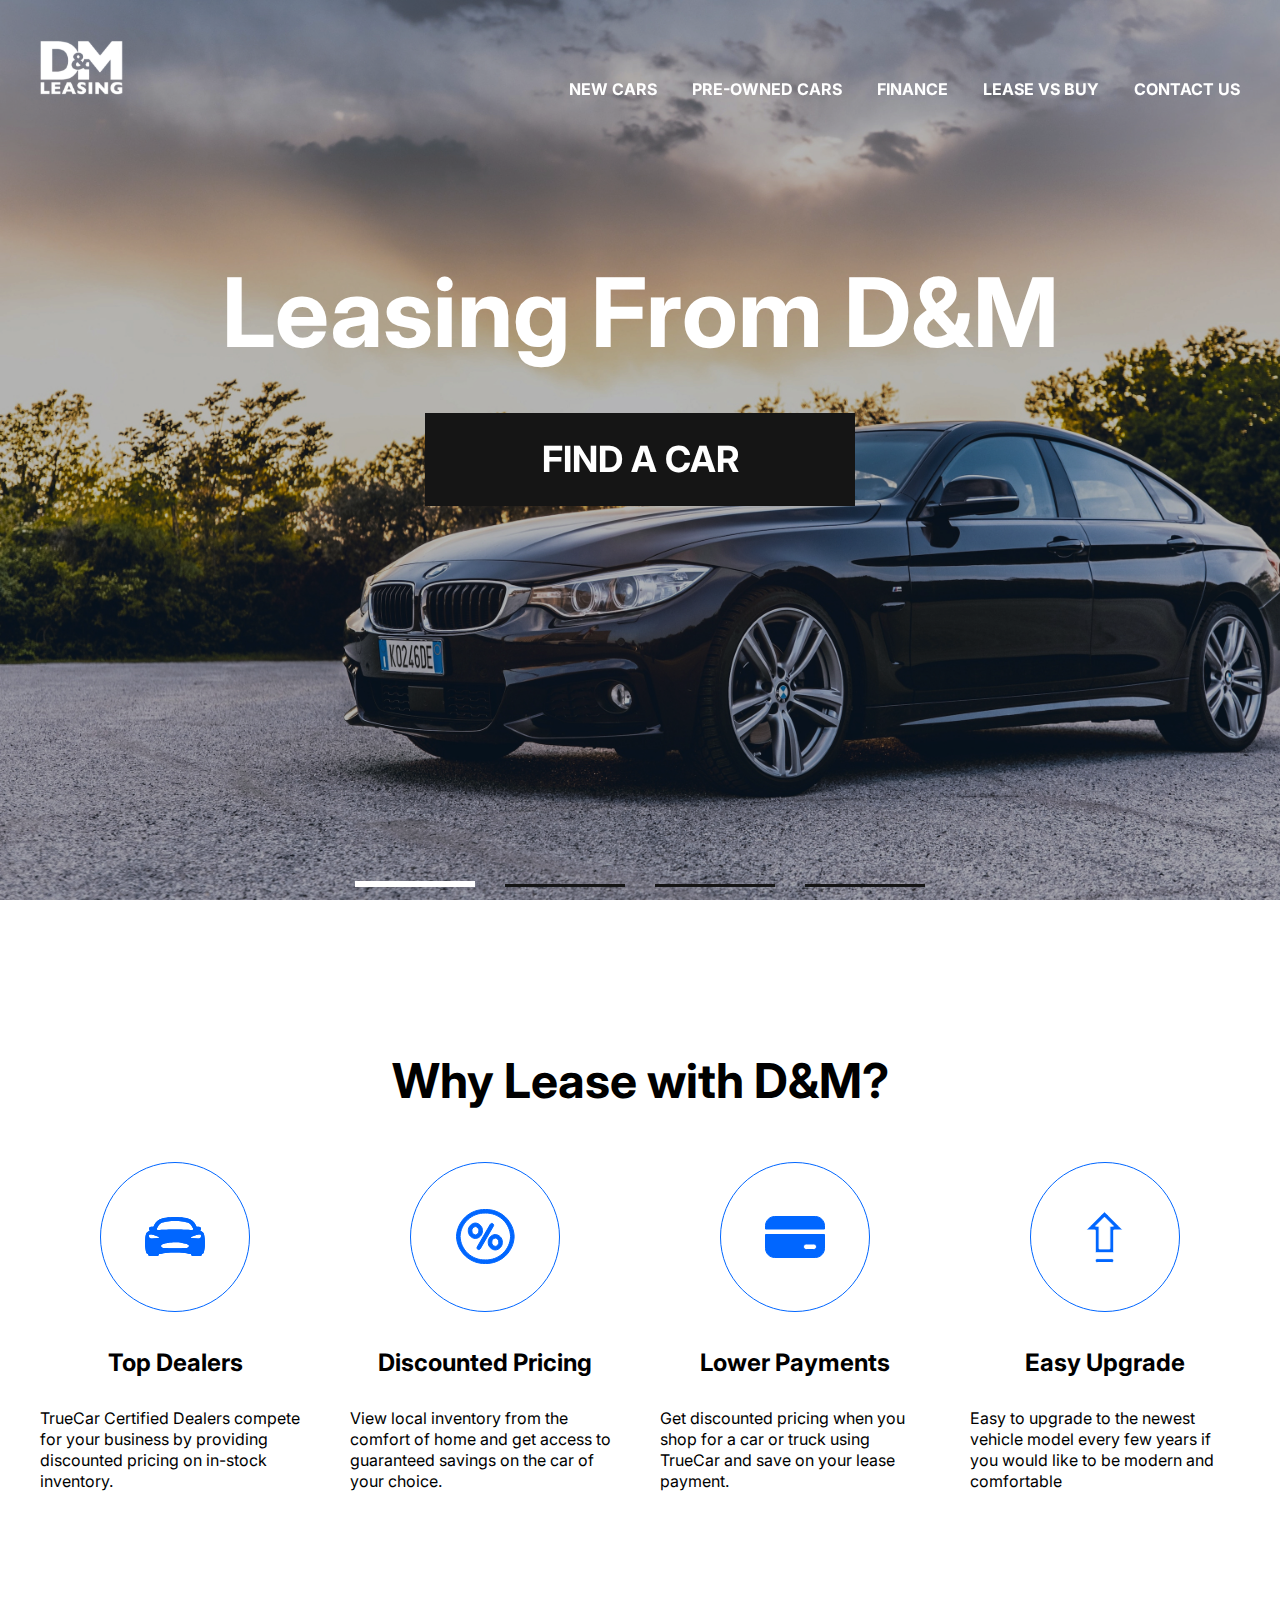
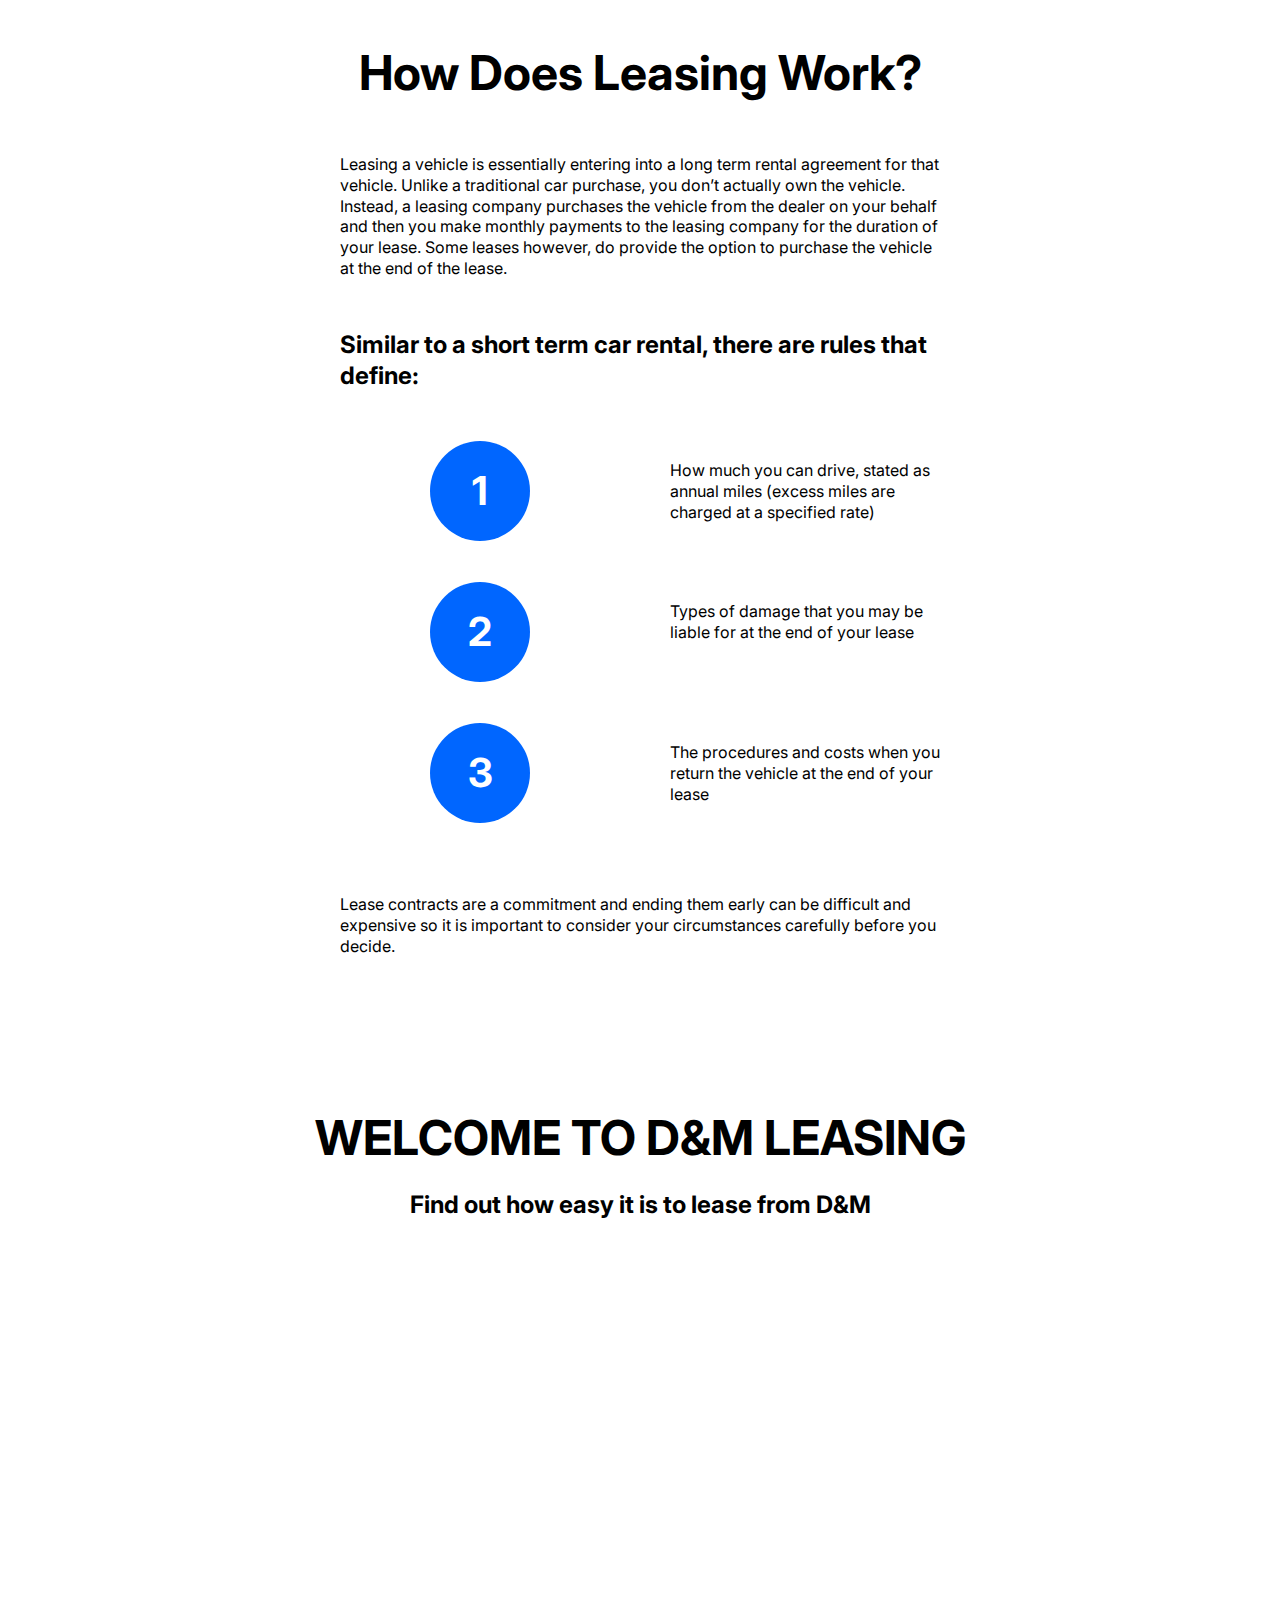
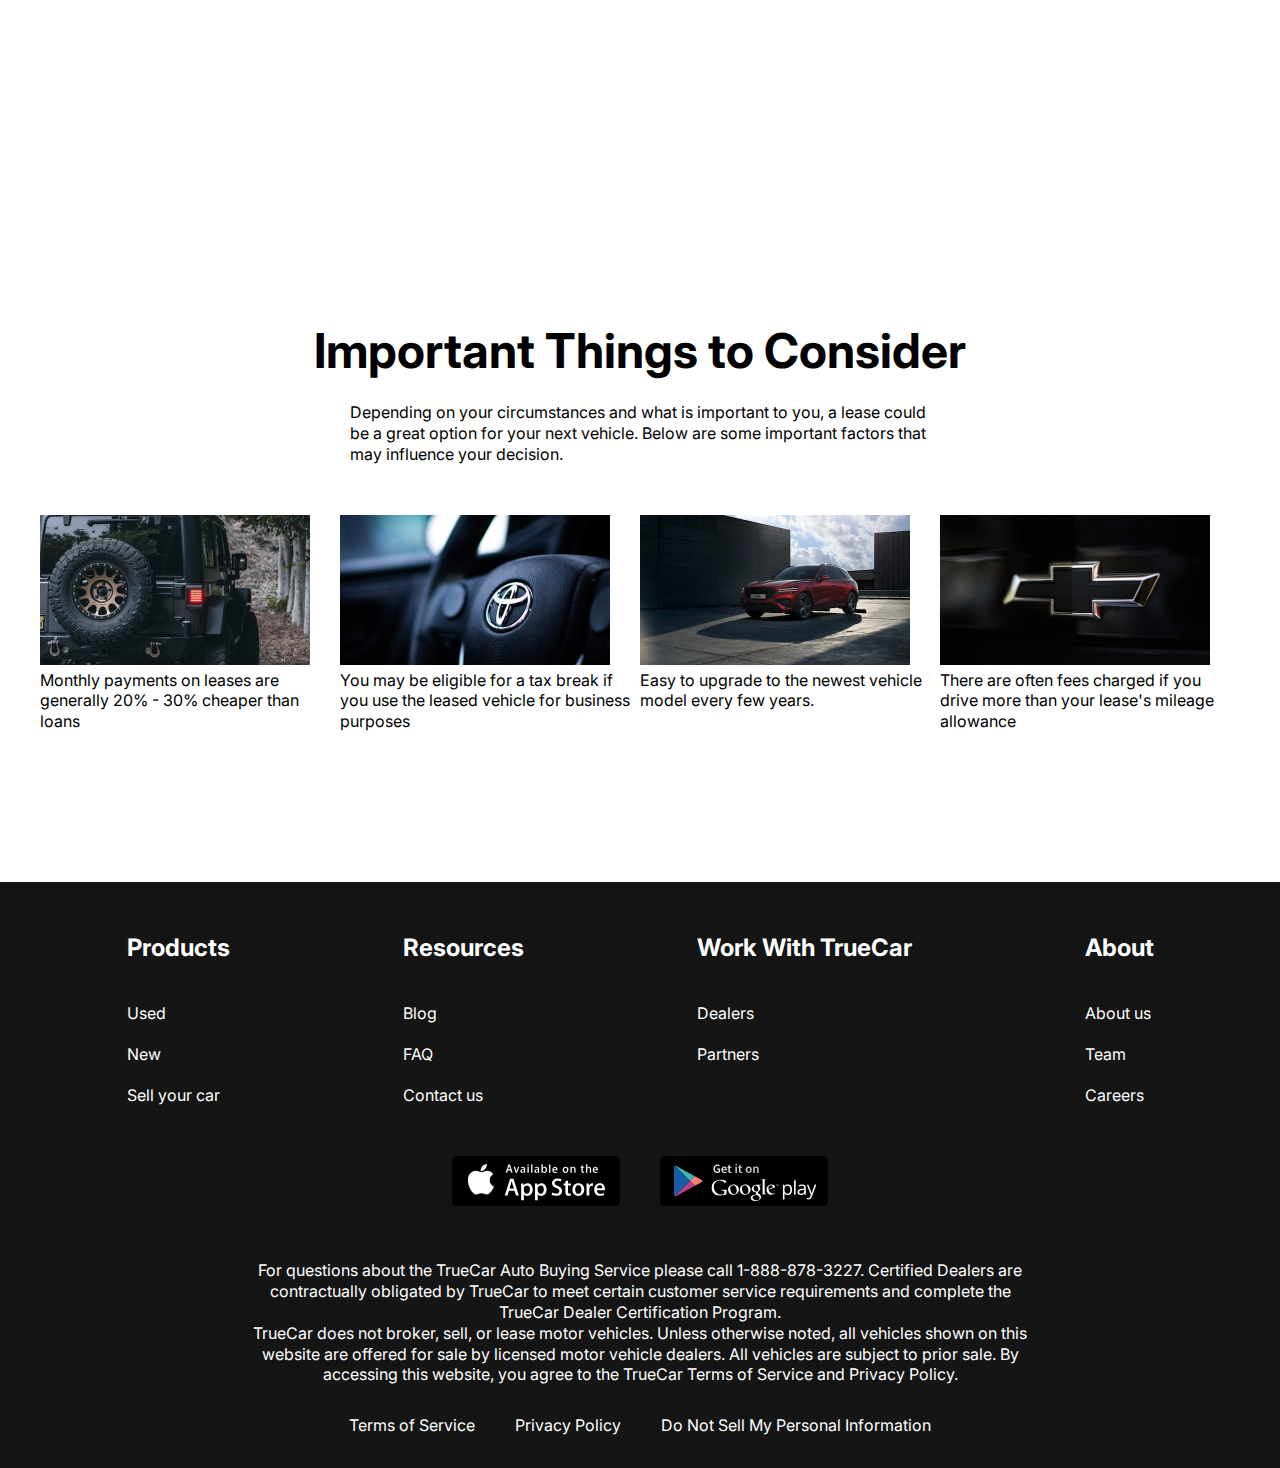
<file: index.html>
<!DOCTYPE html>
<html lang="en">
  <head>
    <meta charset="UTF-8" />
    <meta http-equiv="X-UA-Compatible" content="IE=edge" />
    <meta name="viewport" content="width=device-width, initial-scale=1.0" />
    <title>Leasing From D&M</title>
    <link rel="preconnect" href="https://fonts.googleapis.com" />
    <link rel="preconnect" href="https://fonts.gstatic.com" crossorigin />
    <link
      rel="stylesheet"
      href="https://cdn.jsdelivr.net/npm/swiper@9/swiper-bundle.min.css"
    />
    <link
      href="https://fonts.googleapis.com/css2?family=Inter:wght@400;700&family=Unbounded&display=swap"
      rel="stylesheet"
    />
    <link rel="stylesheet" href="css/style.css" />
  </head>
  <body>
    <div class="wrapper">
      <header class="header header-main">
        <div class="countainer">
          <div class="header__inner">
            <a href="index.html" class="logo">
              <img src="images/logo.svg" alt="logo" class="logoimg" />
            </a>
            <nav class="memu">
              <button class="memu__btn">
                <span></span>
                <span></span>
                <span></span>
              </button>
              <ul class="memu__list">
                <li class="memu__list-item">
                  <a href="new-cars.html" class="memu__list-link">NEW CARS</a>
                </li>
                <li class="memu__list-item">
                  <a href="#" class="memu__list-link">PRE-OWNED CARS</a>
                </li>
                <li class="memu__list-item">
                  <a href="#" class="memu__list-link">FINANCE</a>
                </li>
                <li class="memu__list-item">
                  <a href="#" class="memu__list-link">LEASE VS BUY</a>
                </li>
                <li class="memu__list-item">
                  <a href="contacts.html" class="memu__list-link">CONTACT US</a>
                </li>
              </ul>
            </nav>
          </div>
        </div>
      </header>
      <main class="main">
        <section class="top">
          <div class="countainer">
            <h1 class="title">Leasing From D&M</h1>
            <a href="new-cars.html" class="top__link">FIND A CAR</a>
          </div>
        </section>
        <div class="slider">
          <div class="swiper">
            <div class="swiper-wrapper">
              <div
                class="swiper-slide"
                style="background-image: url(images/slide.jpg)"
              ></div>
              <div
                class="swiper-slide"
                style="background-image: url(images/slide2.jpg)"
              ></div>
              <div
                class="swiper-slide"
                style="background-image: url(images/slide.jpg)"
              ></div>
              <div
                class="swiper-slide"
                style="background-image: url(images/slide2.jpg)"
              ></div>
            </div>
            <div class="swiper-pagination"></div>
          </div>
        </div>
        <section class="why-lease">
          <div class="countainer">
            <h2 class="section-title">Why Lease with D&M?</h2>
            <ul class="why-lease__list">
              <li class="why-lease__item">
                <img
                  class="why-lease__item-img"
                  src="images/why-lease-1.svg"
                  alt="why-lease img car"
                />
                <h3 class="why-lease__item-title">Top Dealers</h3>
                <p class="why-lease__item-text">
                  TrueCar Certified Dealers compete for your business by
                  providing discounted pricing on in-stock inventory.
                </p>
              </li>
              <li class="why-lease__item">
                <img
                  class="why-lease__item-img"
                  src="images/why-lease-2.svg"
                  alt="why-lease img"
                />
                <h3 class="why-lease__item-title">Discounted Pricing</h3>
                <p class="why-lease__item-text">
                  View local inventory from the comfort of home and get access
                  to guaranteed savings on the car of your choice.
                </p>
              </li>
              <li class="why-lease__item">
                <img
                  class="why-lease__item-img"
                  src="images/why-lease-3.svg"
                  alt="why-lease img sale"
                />
                <h3 class="why-lease__item-title">Lower Payments</h3>
                <p class="why-lease__item-text">
                  Get discounted pricing when you shop for a car or truck using
                  TrueCar and save on your lease payment.
                </p>
              </li>
              <li class="why-lease__item">
                <img
                  class="why-lease__item-img"
                  src="images/why-lease-4.svg"
                  alt="why-lease img upgrade"
                />
                <h3 class="why-lease__item-title">Easy Upgrade</h3>
                <p class="why-lease__item-text">
                  Easy to upgrade to the newest vehicle model every few years if
                  you would like to be modern and comfortable
                </p>
              </li>
            </ul>
          </div>
        </section>
        <section class="how-does">
          <div class="countainer">
            <div class="how-does__iner">
              <h2 class="section-title">How Does Leasing Work?</h2>
              <p class="how-does__text">
                Leasing a vehicle is essentially entering into a long term
                rental agreement for that vehicle. Unlike a traditional car
                purchase, you don’t actually own the vehicle. Instead, a leasing
                company purchases the vehicle from the dealer on your behalf and
                then you make monthly payments to the leasing company for the
                duration of your lease. Some leases however, do provide the
                option to purchase the vehicle at the end of the lease.
              </p>
              <h4 class="how__does-title">
                Similar to a short term car rental, there are rules that define:
              </h4>
              <ol class="how__does-list">
                <li class="how__does-item">
                  How much you can drive, stated as annual miles (excess miles
                  are charged at a specified rate)
                </li>
                <li class="how__does-item">
                  Types of damage that you may be liable for at the end of your
                  lease
                </li>
                <li class="how__does-item">
                  The procedures and costs when you return the vehicle at the
                  end of your lease
                </li>
              </ol>
              <p class="how-does__text">
                Lease contracts are a commitment and ending them early can be
                difficult and expensive so it is important to consider your
                circumstances carefully before you decide.
              </p>
            </div>
          </div>
        </section>
        <section class="video">
          <div class="countainer">
            <h2 class="section-title video__title">WELCOME TO D&M LEASING</h2>
            <p class="video__text">Find out how easy it is to lease from D&M</p>
            <iframe
              width="1000"
              height="500"
              class="video__content"
              src="https://www.youtube.com/embed/BtY9Nmm2z0U"
              title="YouTube video player"
              frameborder="0"
              allow="accelerometer; autoplay; clipboard-write; encrypted-media; gyroscope; picture-in-picture; web-share"
              allowfullscreen
            ></iframe>
          </div>
        </section>
        <section class="important">
          <div class="countainer">
            <h2 class="section-title important__title">
              Important Things to Consider
            </h2>
            <p class="important__text">
              Depending on your circumstances and what is important to you, a
              lease could be a great option for your next vehicle. Below are
              some important factors that may influence your decision.
            </p>
            <ul class="important__list">
              <li class="important__item">
                <img
                  class="important__item-img"
                  src="images/imp-1.jpg"
                  alt="image"
                />
                <p class="important__item-text">
                  Monthly payments on leases are generally 20% - 30% cheaper
                  than loans
                </p>
              </li>
              <li class="important__item">
                <img
                  class="important__item-img"
                  src="images/imp-2.jpg"
                  alt="image"
                />
                <p class="important__item-text">
                  You may be eligible for a tax break if you use the leased
                  vehicle for business purposes
                </p>
              </li>
              <li class="important__item">
                <img
                  class="important__item-img"
                  src="images/imp-3.jpg"
                  alt="image"
                />
                <p class="important__item-text">
                  Easy to upgrade to the newest vehicle model every few years.
                </p>
              </li>
              <li class="important__item">
                <img
                  class="important__item-img"
                  src="images/imp-4.jpg"
                  alt="image"
                />
                <p class="important__item-text">
                  There are often fees charged if you drive more than your
                  lease's mileage allowance
                </p>
              </li>
            </ul>
          </div>
        </section>
      </main>
      <footer class="footer">
        <div class="countainer">
          <nav class="footer__memu">
            <ul class="footer__memu-list">
              <li class="footer__memu-item">
                <p class="footer__memu-title">Products</p>
              </li>
              <li class="footer__memu-item">
                <a href="#" class="footer__memu-link">Used</a>
              </li>
              <li class="footer__memu-item">
                <a href="#" class="footer__memu-link">New</a>
              </li>
              <li class="footer__memu-item">
                <a href="#" class="footer__memu-link">Sell your car</a>
              </li>
            </ul>
            <ul class="footer__memu-list">
              <li class="footer__memu-item">
                <p class="footer__memu-title">Resources</p>
              </li>
              <li class="footer__memu-item">
                <a href="#" class="footer__memu-link">Blog</a>
              </li>
              <li class="footer__memu-item">
                <a href="#" class="footer__memu-link">FAQ</a>
              </li>
              <li class="footer__memu-item">
                <a href="contacts.html" class="footer__memu-link">Contact us</a>
              </li>
            </ul>
            <ul class="footer__memu-list">
              <li class="footer__memu-item">
                <p class="footer__memu-title">Work With TrueCar</p>
              </li>
              <li class="footer__memu-item">
                <a href="#" class="footer__memu-link">Dealers</a>
              </li>
              <li class="footer__memu-item">
                <a href="#" class="footer__memu-link">Partners</a>
              </li>
            </ul>
            <ul class="footer__memu-list">
              <li class="footer__memu-item">
                <p class="footer__memu-title">About</p>
              </li>
              <li class="footer__memu-item">
                <a href="#" class="footer__memu-link">About us</a>
              </li>
              <li class="footer__memu-item">
                <a href="#" class="footer__memu-link">Team</a>
              </li>
              <li class="footer__memu-item">
                <a href="#" class="footer__memu-link">Careers</a>
              </li>
            </ul>
          </nav>
          <ul class="app">
            <li class="app__item">
              <a href="#" class="app__item-link">
                <img
                  src="images/appstore.svg"
                  alt="appstore"
                  class="app__item-img"
                />
              </a>
            </li>
            <li class="app__item">
              <a href="#" class="app__item-link">
                <img
                  src="images/googleplay.svg"
                  alt="googleplay"
                  class="app__item-img"
                />
              </a>
            </li>
          </ul>
          <div class="footer__copy">
            <p class="footer__copy-text">
              For questions about the TrueCar Auto Buying Service please call
              1-888-878-3227. Certified Dealers are contractually obligated by
              TrueCar to meet certain customer service requirements and complete
              the TrueCar Dealer Certification Program.
            </p>
            <p class="footer__copy-text">
              TrueCar does not broker, sell, or lease motor vehicles. Unless
              otherwise noted, all vehicles shown on this website are offered
              for sale by licensed motor vehicle dealers. All vehicles are
              subject to prior sale. By accessing this website, you agree to the
              TrueCar Terms of Service and Privacy Policy.
            </p>
          </div>
          <nav class="copy__nav">
            <ul class="copy__nav-list">
              <li class="copy__nav-item">
                <a href="#" class="copy__nav-link">Terms of Service</a>
              </li>
              <li class="copy__nav-item">
                <a href="#" class="copy__nav-link">Privacy Policy</a>
              </li>
              <li class="copy__nav-item">
                <a href="#" class="copy__nav-link"
                  >Do Not Sell My Personal Information</a
                >
              </li>
            </ul>
          </nav>
        </div>
      </footer>
    </div>
    <script src="./js/nav-btn.js"></script>
    <script src="https://cdn.jsdelivr.net/npm/swiper@9/swiper-bundle.min.js"></script>
    <script src="./js/swiper.js"></script>
  </body>
</html>
</file>
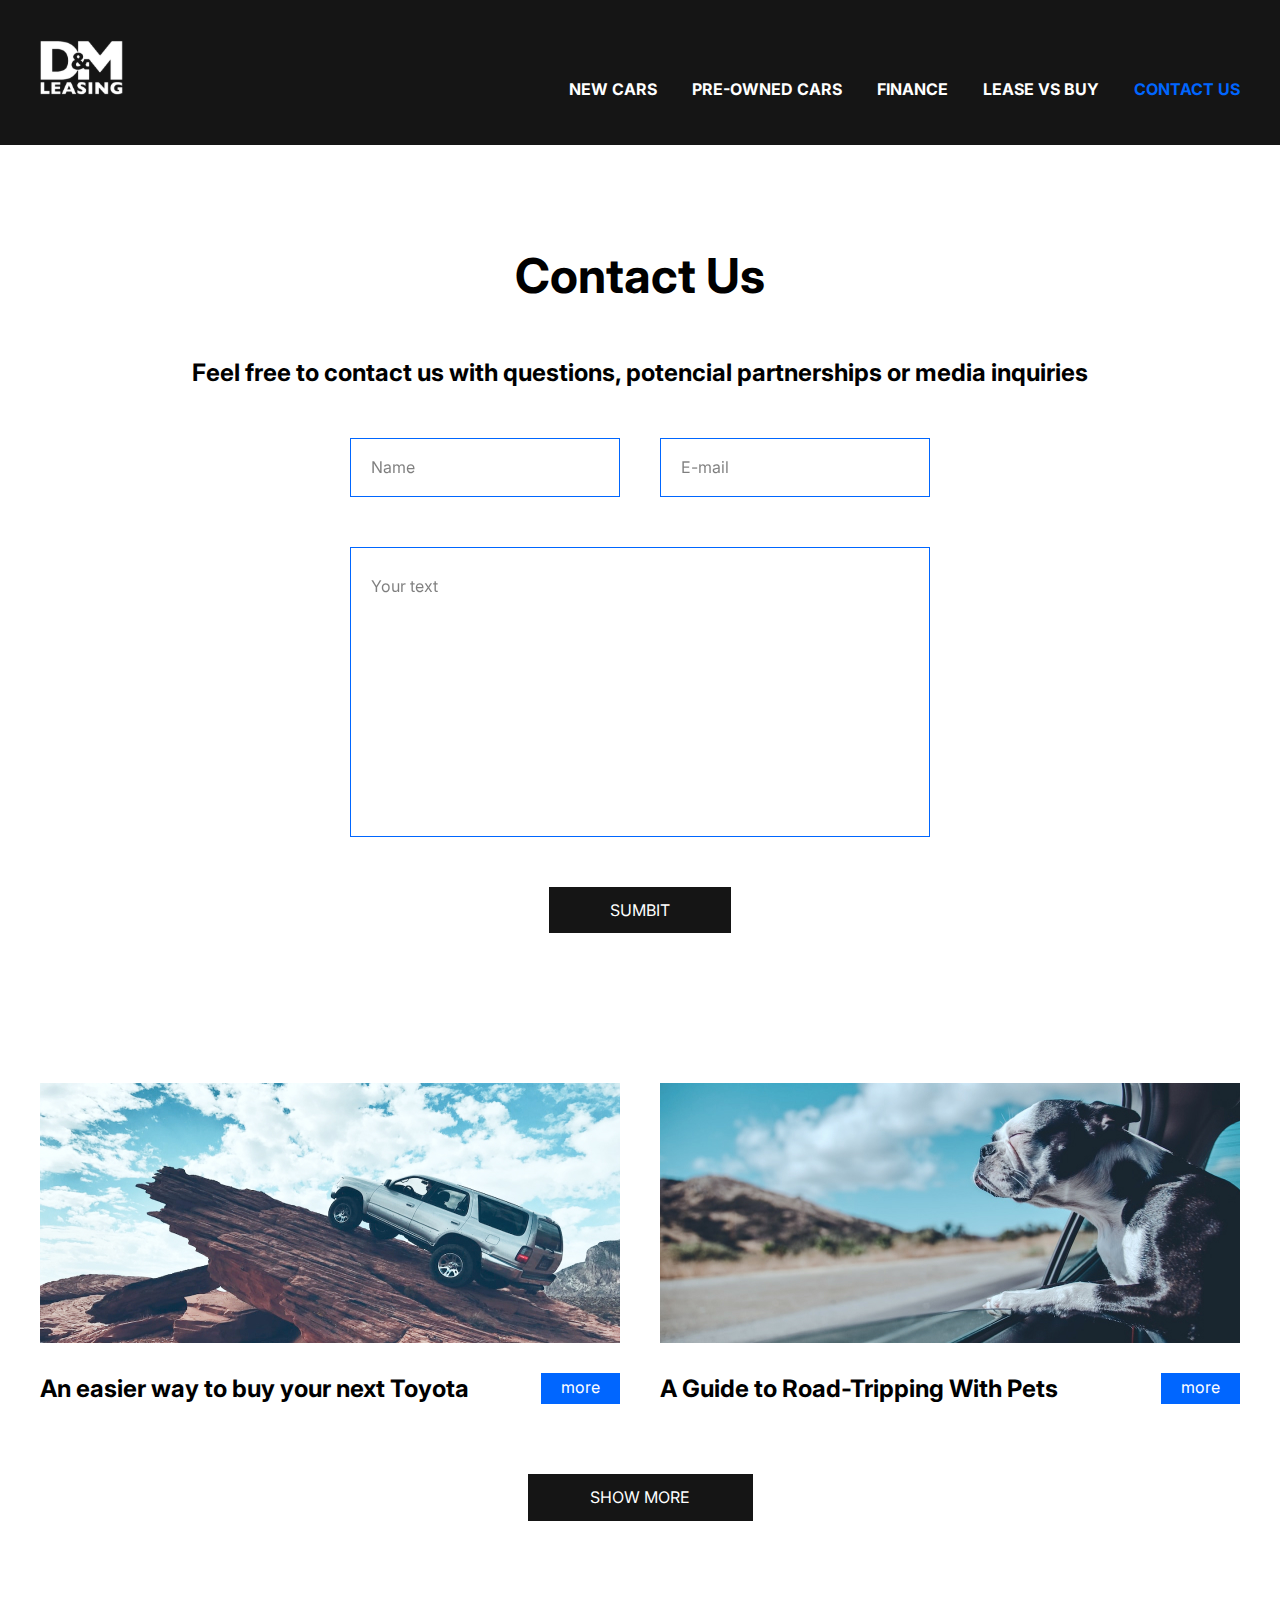
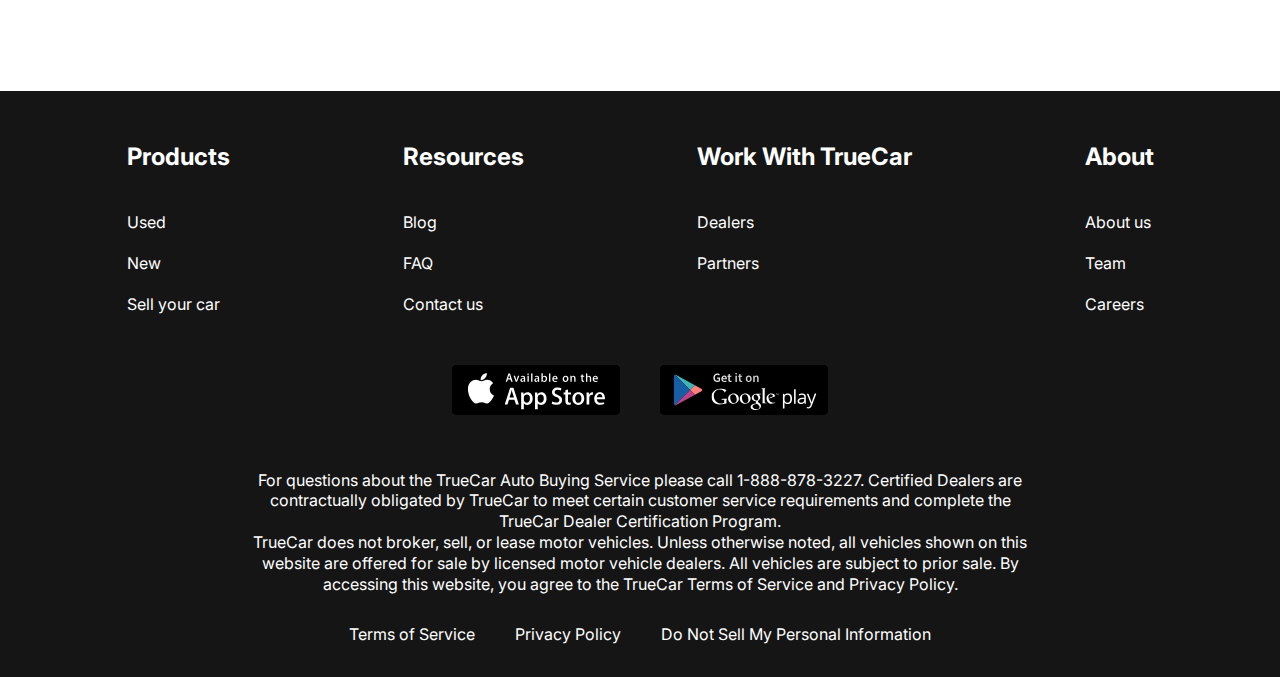
<file: contacts.html>
<!DOCTYPE html>
<html lang="en">
  <head>
    <meta charset="UTF-8" />
    <meta http-equiv="X-UA-Compatible" content="IE=edge" />
    <meta name="viewport" content="width=device-width, initial-scale=1.0" />
    <title>Contact us</title>
    <link rel="stylesheet" href="css/style.css" />
    <link rel="preconnect" href="https://fonts.googleapis.com" />
    <link rel="preconnect" href="https://fonts.gstatic.com" crossorigin />
    <link
      href="https://fonts.googleapis.com/css2?family=Inter:wght@400;700&family=Unbounded&display=swap"
      rel="stylesheet"
    />
  </head>
  <body>
    <div class="wrapper">
      <header class="header">
        <div class="countainer">
          <div class="header__inner">
            <a href="index.html" class="logo">
              <img src="images/logo.svg" alt="logo" class="logoimg" />
            </a>
            <nav class="memu">
              <button class="memu__btn">
                <span></span>
                <span></span>
                <span></span>
              </button>
              <ul class="memu__list">
                <li class="memu__list-item">
                  <a href="new-cars.html" class="memu__list-link">NEW CARS</a>
                </li>
                <li class="memu__list-item">
                  <a href="#" class="memu__list-link">PRE-OWNED CARS</a>
                </li>
                <li class="memu__list-item">
                  <a href="#" class="memu__list-link">FINANCE</a>
                </li>
                <li class="memu__list-item">
                  <a href="#" class="memu__list-link">LEASE VS BUY</a>
                </li>
                <li class="memu__list-item active">
                  <a href="contacts.html" class="memu__list-link active"
                    >CONTACT US</a
                  >
                </li>
              </ul>
            </nav>
          </div>
        </div>
      </header>
      <main class="main">
        <section class="contacts">
          <div class="countainer">
            <h2 class="section-title contacts__title">Contact Us</h2>
            <p class="contacts__text">
              Feel free to contact us with questions, potencial partnerships or
              media inquiries
            </p>
            <form action="#" class="form">
              <input type="text" class="form__input" placeholder="Name" />
              <input type="email" class="form__input" placeholder="E-mail" />
              <textarea
                class="form__textarea"
                placeholder="Your text"
              ></textarea>
              <button type="submit" class="form__btn">SUMBIT</button>
            </form>
          </div>
        </section>
        <section class="blog">
          <div class="countainer">
            <div class="blog__items">
              <div class="blog__item">
                <img
                  class="blog__item-img"
                  src="images/blog-1.jpg"
                  alt="car toyota"
                />
                <h4 class="blog__item-title">
                  An easier way to buy your next Toyota
                </h4>
                <a href="#" class="blog__item-link">more</a>
              </div>
              <div class="blog__item">
                <img
                  class="blog__item-img"
                  src="images/blog-2.jpg"
                  alt="dog in the car"
                />
                <h4 class="blog__item-title">
                  A Guide to Road-Tripping With Pets
                </h4>
                <a href="#" class="blog__item-link">more</a>
              </div>
            </div>
            <a href="#" class="showmore__link">SHOW MORE</a>
          </div>
        </section>
      </main>
      <footer class="footer">
        <div class="countainer">
          <nav class="footer__memu">
            <ul class="footer__memu-list">
              <li class="footer__memu-item">
                <p class="footer__memu-title">Products</p>
              </li>
              <li class="footer__memu-item">
                <a href="#" class="footer__memu-link">Used</a>
              </li>
              <li class="footer__memu-item">
                <a href="#" class="footer__memu-link">New</a>
              </li>
              <li class="footer__memu-item">
                <a href="#" class="footer__memu-link">Sell your car</a>
              </li>
            </ul>
            <ul class="footer__memu-list">
              <li class="footer__memu-item">
                <p class="footer__memu-title">Resources</p>
              </li>
              <li class="footer__memu-item">
                <a href="#" class="footer__memu-link">Blog</a>
              </li>
              <li class="footer__memu-item">
                <a href="#" class="footer__memu-link">FAQ</a>
              </li>
              <li class="footer__memu-item">
                <a href="contacts.html" class="footer__memu-link">Contact us</a>
              </li>
            </ul>
            <ul class="footer__memu-list">
              <li class="footer__memu-item">
                <p class="footer__memu-title">Work With TrueCar</p>
              </li>
              <li class="footer__memu-item">
                <a href="#" class="footer__memu-link">Dealers</a>
              </li>
              <li class="footer__memu-item">
                <a href="#" class="footer__memu-link">Partners</a>
              </li>
            </ul>
            <ul class="footer__memu-list">
              <li class="footer__memu-item">
                <p class="footer__memu-title">About</p>
              </li>
              <li class="footer__memu-item">
                <a href="#" class="footer__memu-link">About us</a>
              </li>
              <li class="footer__memu-item">
                <a href="#" class="footer__memu-link">Team</a>
              </li>
              <li class="footer__memu-item">
                <a href="#" class="footer__memu-link">Careers</a>
              </li>
            </ul>
          </nav>
          <ul class="app">
            <li class="app__item">
              <a href="#" class="app__item-link">
                <img
                  src="images/appstore.svg"
                  alt="appstore"
                  class="app__item-img"
                />
              </a>
            </li>
            <li class="app__item">
              <a href="#" class="app__item-link">
                <img
                  src="images/googleplay.svg"
                  alt="googleplay"
                  class="app__item-img"
                />
              </a>
            </li>
          </ul>
          <div class="footer__copy">
            <p class="footer__copy-text">
              For questions about the TrueCar Auto Buying Service please call
              1-888-878-3227. Certified Dealers are contractually obligated by
              TrueCar to meet certain customer service requirements and complete
              the TrueCar Dealer Certification Program.
            </p>
            <p class="footer__copy-text">
              TrueCar does not broker, sell, or lease motor vehicles. Unless
              otherwise noted, all vehicles shown on this website are offered
              for sale by licensed motor vehicle dealers. All vehicles are
              subject to prior sale. By accessing this website, you agree to the
              TrueCar Terms of Service and Privacy Policy.
            </p>
          </div>
          <nav class="copy__nav">
            <ul class="copy__nav-list">
              <li class="copy__nav-item">
                <a href="#" class="copy__nav-link">Terms of Service</a>
              </li>
              <li class="copy__nav-item">
                <a href="#" class="copy__nav-link">Privacy Policy</a>
              </li>
              <li class="copy__nav-item">
                <a href="#" class="copy__nav-link"
                  >Do Not Sell My Personal Information</a
                >
              </li>
            </ul>
          </nav>
        </div>
      </footer>
    </div>
    <script src="./js/nav-btn.js"></script>
  </body>
</html>
</file>
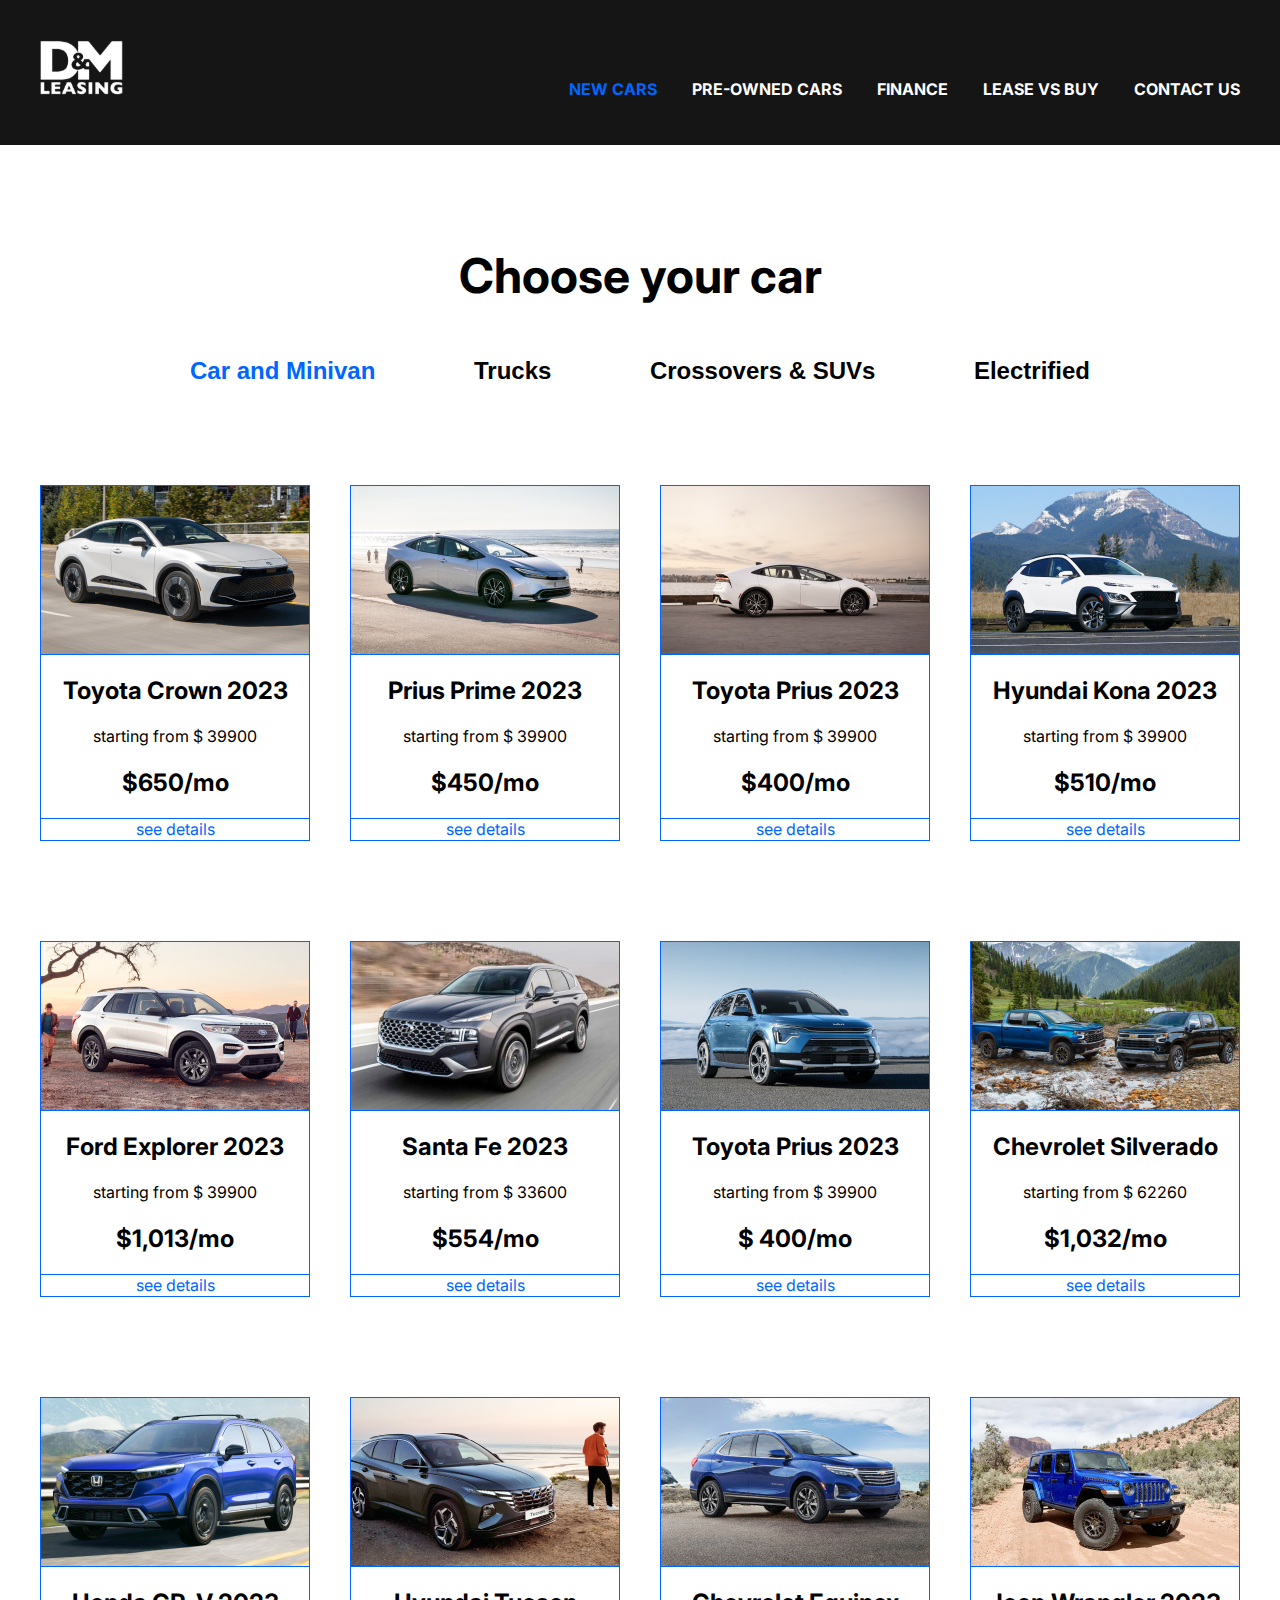
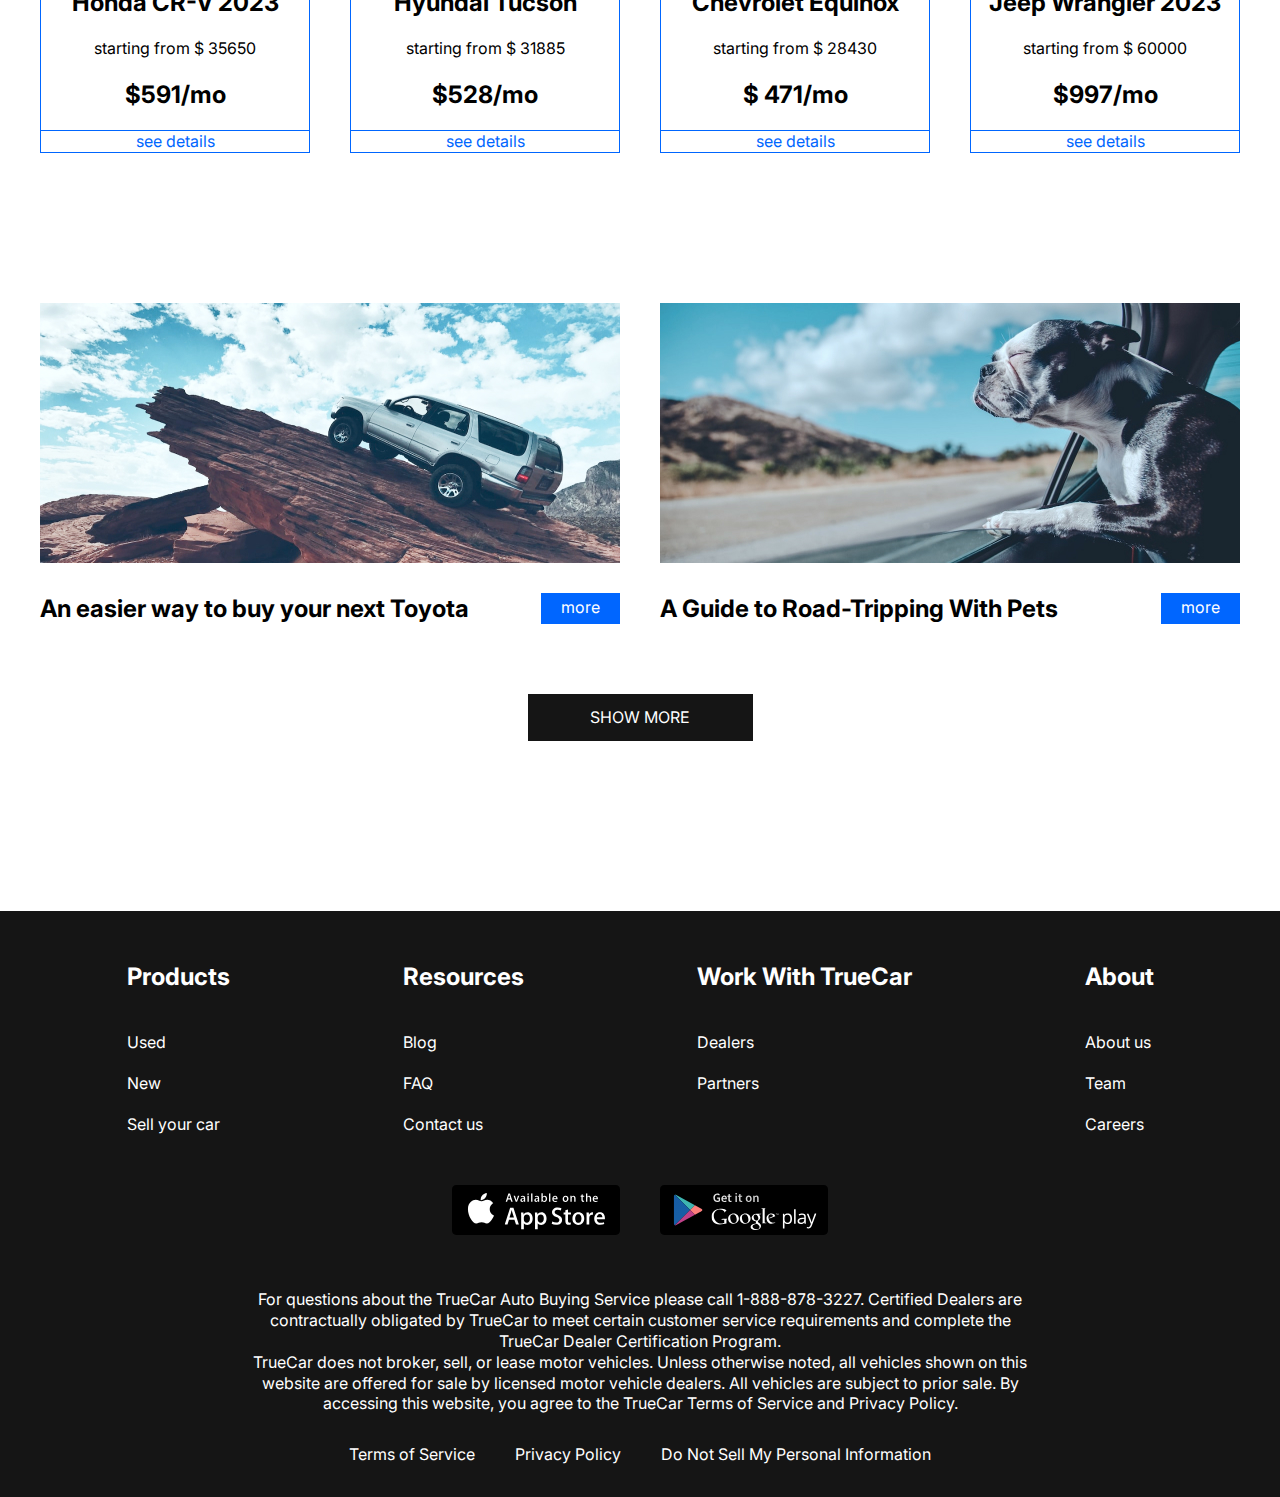
<file: new-cars.html>
<!DOCTYPE html>
<html lang="en">
  <head>
    <meta charset="UTF-8" />
    <meta http-equiv="X-UA-Compatible" content="IE=edge" />
    <meta name="viewport" content="width=device-width, initial-scale=1.0" />
    <title>New cars</title>
    <link rel="stylesheet" href="css/style.css" />
    <link rel="preconnect" href="https://fonts.googleapis.com" />
    <link rel="preconnect" href="https://fonts.gstatic.com" crossorigin />
    <link
      href="https://fonts.googleapis.com/css2?family=Inter:wght@400;700&family=Unbounded&display=swap"
      rel="stylesheet"
    />
  </head>
  <body>
    <div class="wrapper">
      <header class="header">
        <div class="countainer">
          <div class="header__inner">
            <a href="index.html" class="logo">
              <img src="images/logo.svg" alt="logo" class="logoimg" />
            </a>
            <nav class="memu">
              <button class="memu__btn">
                <span></span>
                <span></span>
                <span></span>
              </button>
              <ul class="memu__list">
                <li class="memu__list-item">
                  <a href="new-cars.html" class="memu__list-link active"
                    >NEW CARS</a
                  >
                </li>
                <li class="memu__list-item">
                  <a href="#" class="memu__list-link">PRE-OWNED CARS</a>
                </li>
                <li class="memu__list-item">
                  <a href="#" class="memu__list-link">FINANCE</a>
                </li>
                <li class="memu__list-item">
                  <a href="#" class="memu__list-link">LEASE VS BUY</a>
                </li>
                <li class="memu__list-item">
                  <a href="contacts.html" class="memu__list-link">CONTACT US</a>
                </li>
              </ul>
            </nav>
          </div>
        </div>
      </header>
      <main class="main">
        <section class="chose">
          <div class="countainer">
            <h2 class="section-title">Choose your car</h2>
            <div class="tabs">
              <div class="tabs__btn">
                <button class="tabs__btn-item active " data-button="content-1">Car and Minivan</button>
                <button class="tabs__btn-item" data-button="content-2">Trucks</button>
                <button class="tabs__btn-item" data-button="content-3">Crossovers & SUVs</button>
                <button class="tabs__btn-item" data-button="content-4">Electrified</button>
              </div>
              <div class="tabs__content">
                <div class="tabs__content-item tabs__content-item--active" id="content-1">
                  <div class="card">
                    <img
                      src="images/card-1.jpg"
                      alt="car image"
                      class="card__img"
                    />
                    <div class="card__content">
                      <h4 class="card__title">Toyota Crown 2023</h4>
                      <p class="card__text">starting from $ 39900</p>
                      <p class="card__price">$650/mo</p>
                    </div>
                    <a href="#" class="card__link">see details</a>
                  </div>
                  <div class="card">
                    <img
                      src="images/card-2.jpg"
                      alt="car image"
                      class="card__img"
                    />
                    <div class="card__content">
                      <h4 class="card__title">Prius Prime 2023</h4>
                      <p class="card__text">starting from $ 39900</p>
                      <p class="card__price">$450/mo</p>
                    </div>
                    <a href="#" class="card__link">see details</a>
                  </div>
                  <div class="card">
                    <img
                    src="images/card-3.jpg"
                    alt="car image"
                    class="card__img"
                    />
                    <div class="card__content">
                      <h4 class="card__title">Toyota Prius 2023</h4>
                      <p class="card__text">starting from $ 39900</p>
                      <p class="card__price">$400/mo</p>
                    </div>
                    <a href="#" class="card__link">see details</a>
                  </div>
                  <div class="card">
                    <img
                    src="images/card-4.jpg"
                    alt="car image"
                    class="card__img"
                    />
                    <div class="card__content">
                      <h4 class="card__title">Hyundai Kona 2023</h4>
                      <p class="card__text">starting from $ 39900</p>
                      <p class="card__price">$510/mo</p>
                    </div>
                    <a href="#" class="card__link">see details</a>
                  </div>
                  <!-- другий ряд-->
                  <div class="card">
                    <img
                      src="images/card-5.jpg"
                      alt="car image"
                      class="card__img"
                    />
                    <div class="card__content">
                      <h4 class="card__title">Ford Explorer 2023</h4>
                      <p class="card__text">starting from $ 39900</p>
                      <p class="card__price">$1,013/mo</p>
                    </div>
                    <a href="#" class="card__link">see details</a>
                  </div>
                  <div class="card">
                    <img
                      src="images/card-6.jpg"
                      alt="car image"
                      class="card__img"
                    />
                    <div class="card__content">
                      <h4 class="card__title">Santa  Fe 2023</h4>
                      <p class="card__text">starting from $ 33600</p>
                      <p class="card__price">$554/mo</p>
                    </div>
                    <a href="#" class="card__link">see details</a>
                  </div>
                  <div class="card">
                    <img
                    src="images/card-7.jpg"
                    alt="car image"
                    class="card__img"
                    />
                    <div class="card__content">
                      <h4 class="card__title">Toyota Prius 2023</h4>
                      <p class="card__text">starting from $ 39900</p>
                      <p class="card__price">$ 400/mo</p>
                    </div>
                    <a href="#" class="card__link">see details</a>
                  </div>
                  <div class="card">
                    <img
                    src="images/card-8.jpg"
                    alt="car image"
                    class="card__img"
                    />
                    <div class="card__content">
                      <h4 class="card__title">Chevrolet Silverado</h4>
                      <p class="card__text">starting from $ 62260</p>
                      <p class="card__price">$1,032/mo</p>
                    </div>
                    <a href="#" class="card__link">see details</a>
                  </div>
                  <!-- третій ряд --> 
                  <div class="card">
                    <img
                      src="images/card-9.jpg"
                      alt="car image"
                      class="card__img"
                    />
                    <div class="card__content">
                      <h4 class="card__title">Honda CR-V 2023</h4>
                      <p class="card__text">starting from $ 35650</p>
                      <p class="card__price">$591/mo</p>
                    </div>
                    <a href="#" class="card__link">see details</a>
                  </div>
                  <div class="card">
                    <img
                      src="images/card-10.jpg"
                      alt="car image"
                      class="card__img"
                    />
                    <div class="card__content">
                      <h4 class="card__title">Hyundai Tucson</h4>
                      <p class="card__text">starting from $ 31885</p>
                      <p class="card__price">$528/mo</p>
                    </div>
                    <a href="#" class="card__link">see details</a>
                  </div>
                  <div class="card">
                    <img
                    src="images/card-11.jpg"
                    alt="car image"
                    class="card__img"
                    />
                    <div class="card__content">
                      <h4 class="card__title">Chevrolet Equinox </h4>
                      <p class="card__text">starting from $ 28430</p>
                      <p class="card__price">$ 471/mo</p>
                    </div>
                    <a href="#" class="card__link">see details</a>
                  </div>
                  <div class="card">
                    <img
                    src="images/card-12.jpg"
                    alt="car image"
                    class="card__img"
                    />
                    <div class="card__content">
                      <h4 class="card__title">Jeep Wrangler 2023</h4>
                      <p class="card__text">starting from $ 60000</p>
                      <p class="card__price">$997/mo</p>
                    </div>
                    <a href="#" class="card__link">see details</a>
                  </div>

              </div>
                <div class="tabs__content-item" id="content-2">                  <div class="card">
                  <img
                  src="images/card-11.jpg"
                  alt="car image"
                  class="card__img"
                  />
                  <div class="card__content">
                    <h4 class="card__title">Chevrolet Equinox </h4>
                    <p class="card__text">starting from $ 28430</p>
                    <p class="card__price">$ 471/mo</p>
                  </div>
                  <a href="#" class="card__link">see details</a>
                </div>
                <div class="card">
                  <img
                  src="images/card-8.jpg"
                  alt="car image"
                  class="card__img"
                  />
                  <div class="card__content">
                    <h4 class="card__title">Chevrolet Silverado</h4>
                    <p class="card__text">starting from $ 62260</p>
                    <p class="card__price">$1,032/mo</p>
                  </div>
                  <a href="#" class="card__link">see details</a>
                </div>
                <div class="card">
                  <img
                  src="images/card-3.jpg"
                  alt="car image"
                  class="card__img"
                  />
                  <div class="card__content">
                    <h4 class="card__title">Toyota Prius 2023</h4>
                    <p class="card__text">starting from $ 39900</p>
                    <p class="card__price">$400/mo</p>
                  </div>
                  <a href="#" class="card__link">see details</a>
                </div>
                <div class="card">
                  <img
                  src="images/card-12.jpg"
                  alt="car image"
                  class="card__img"
                  />
                  <div class="card__content">
                    <h4 class="card__title">Jeep Wrangler 2023</h4>
                    <p class="card__text">starting from $ 60000</p>
                    <p class="card__price">$997/mo</p>
                  </div>
                  <a href="#" class="card__link">see details</a>
                </div>
                <div class="card">
                  <img
                  src="images/card-7.jpg"
                  alt="car image"
                  class="card__img"
                  />
                  <div class="card__content">
                    <h4 class="card__title">Toyota Prius 2023</h4>
                    <p class="card__text">starting from $ 39900</p>
                    <p class="card__price">$ 400/mo</p>
                  </div>
                  <a href="#" class="card__link">see details</a>
                </div>
                <div class="card">
                  <img
                    src="images/card-5.jpg"
                    alt="car image"
                    class="card__img"
                  />
                  <div class="card__content">
                    <h4 class="card__title">Ford Explorer 2023</h4>
                    <p class="card__text">starting from $ 39900</p>
                    <p class="card__price">$1,013/mo</p>
                  </div>
                  <a href="#" class="card__link">see details</a>
                </div>
                <div class="card">
                  <img
                    src="images/card-6.jpg"
                    alt="car image"
                    class="card__img"
                  />
                  <div class="card__content">
                    <h4 class="card__title">Santa  Fe 2023</h4>
                    <p class="card__text">starting from $ 33600</p>
                    <p class="card__price">$554/mo</p>
                  </div>
                  <a href="#" class="card__link">see details</a>
                </div>
              </div>
                <div class="tabs__content-item" id="content-3"><div class="card">
                  <img
                    src="images/card-9.jpg"
                    alt="car image"
                    class="card__img"
                  />
                  <div class="card__content">
                    <h4 class="card__title">Honda CR-V 2023</h4>
                    <p class="card__text">starting from $ 35650</p>
                    <p class="card__price">$591/mo</p>
                  </div>
                  <a href="#" class="card__link">see details</a>
                </div>
                <div class="card">
                  <img
                    src="images/card-10.jpg"
                    alt="car image"
                    class="card__img"
                  />
                  <div class="card__content">
                    <h4 class="card__title">Hyundai Tucson</h4>
                    <p class="card__text">starting from $ 31885</p>
                    <p class="card__price">$528/mo</p>
                  </div>
                  <a href="#" class="card__link">see details</a>
                </div>
                <div class="card">
                  <img
                  src="images/card-11.jpg"
                  alt="car image"
                  class="card__img"
                  />
                  <div class="card__content">
                    <h4 class="card__title">Chevrolet Equinox </h4>
                    <p class="card__text">starting from $ 28430</p>
                    <p class="card__price">$ 471/mo</p>
                  </div>
                  <a href="#" class="card__link">see details</a>
                </div>
                <div class="card">
                  <img
                  src="images/card-12.jpg"
                  alt="car image"
                  class="card__img"
                  />
                  <div class="card__content">
                    <h4 class="card__title">Jeep Wrangler 2023</h4>
                    <p class="card__text">starting from $ 60000</p>
                    <p class="card__price">$997/mo</p>
                  </div> 
                  <a href="#" class="card__link">see details</a>
                </div>
                <div class="card">
                  <img
                    src="images/card-1.jpg"
                    alt="car image"
                    class="card__img"
                  />
                  <div class="card__content">
                    <h4 class="card__title">Toyota Crown 2023</h4>
                    <p class="card__text">starting from $ 39900</p>
                    <p class="card__price">$650/mo</p>
                  </div>
                  <a href="#" class="card__link">see details</a>
                </div>
                <div class="card">
                  <img
                    src="images/card-2.jpg"
                    alt="car image"
                    class="card__img"
                  />
                  <div class="card__content">
                    <h4 class="card__title">Prius Prime 2023</h4>
                    <p class="card__text">starting from $ 39900</p>
                    <p class="card__price">$450/mo</p>
                  </div>
                  <a href="#" class="card__link">see details</a>
                </div>
                <div class="card">
                  <img
                  src="images/card-3.jpg"
                  alt="car image"
                  class="card__img"
                  />
                  <div class="card__content">
                    <h4 class="card__title">Toyota Prius 2023</h4>
                    <p class="card__text">starting from $ 39900</p>
                    <p class="card__price">$400/mo</p>
                  </div>
                  <a href="#" class="card__link">see details</a>
                </div>
                <div class="card">
                  <img
                  src="images/card-4.jpg"
                  alt="car image"
                  class="card__img"
                  />
                  <div class="card__content">
                    <h4 class="card__title">Hyundai Kona 2023</h4>
                    <p class="card__text">starting from $ 39900</p>
                    <p class="card__price">$510/mo</p>
                  </div>
                  <a href="#" class="card__link">see details</a>
                </div>
                 </div>
                <div class="tabs__content-item" id="content-4">                  <div class="card">
                  <img
                  src="images/card-7.jpg"
                  alt="car image"
                  class="card__img"
                  />
                  <div class="card__content">
                    <h4 class="card__title">Toyota Prius 2023</h4>
                    <p class="card__text">starting from $ 39900</p>
                    <p class="card__price">$ 400/mo</p>
                  </div>
                  <a href="#" class="card__link">see details</a>
                </div>
                <div class="card">
                  <img
                  src="images/card-4.jpg"
                  alt="car image"
                  class="card__img"
                  />
                  <div class="card__content">
                    <h4 class="card__title">Hyundai Kona 2023</h4>
                    <p class="card__text">starting from $ 39900</p>
                    <p class="card__price">$510/mo</p>
                  </div>
                  <a href="#" class="card__link">see details</a>
               </div>
               <div class="card">
                    <img
                    src="images/card-12.jpg"
                    alt="car image"
                    class="card__img"
                    />
                    <div class="card__content">
                      <h4 class="card__title">Jeep Wrangler 2023</h4>
                      <p class="card__text">starting from $ 60000</p>
                      <p class="card__price">$997/mo</p>
                    </div>
                    <a href="#" class="card__link">see details</a>
                  </div>
              </div>
              </div>
            </div>
          </div>
        </div>
          </div>
        </section>
        <section class="blog">
          <div class="countainer">
            <div class="blog__items">
              <div class="blog__item">
                <img
                  class="blog__item-img"
                  src="images/blog-1.jpg"
                  alt="car toyota"
                />
                <h4 class="blog__item-title">
                  An easier way to buy your next Toyota
                </h4>
                <a href="#" class="blog__item-link">more</a>
              </div>
              <div class="blog__item">
                <img
                  class="blog__item-img"
                  src="images/blog-2.jpg"
                  alt="dog in the car"
                />
                <h4 class="blog__item-title">
                  A Guide to Road-Tripping With Pets
                </h4>
                <a href="#" class="blog__item-link">more</a>
              </div>
            </div>
            <a href="#" class="showmore__link">SHOW MORE</a>
          </div>
        </section>
      </main>
      <footer class="footer">
        <div class="countainer">
          <nav class="footer__memu">
            <ul class="footer__memu-list">
              <li class="footer__memu-item">
                <p class="footer__memu-title">Products</p>
              </li>
              <li class="footer__memu-item">
                <a href="#" class="footer__memu-link">Used</a>
              </li>
              <li class="footer__memu-item">
                <a href="#" class="footer__memu-link">New</a>
              </li>
              <li class="footer__memu-item">
                <a href="#" class="footer__memu-link">Sell your car</a>
              </li>
            </ul>
            <ul class="footer__memu-list">
              <li class="footer__memu-item">
                <p class="footer__memu-title">Resources</p>
              </li>
              <li class="footer__memu-item">
                <a href="#" class="footer__memu-link">Blog</a>
              </li>
              <li class="footer__memu-item">
                <a href="#" class="footer__memu-link">FAQ</a>
              </li>
              <li class="footer__memu-item">
                <a href="contacts.html" class="footer__memu-link">Contact us</a>
              </li>
            </ul>
            <ul class="footer__memu-list">
              <li class="footer__memu-item">
                <p class="footer__memu-title">Work With TrueCar</p>
              </li>
              <li class="footer__memu-item">
                <a href="#" class="footer__memu-link">Dealers</a>
              </li>
              <li class="footer__memu-item">
                <a href="#" class="footer__memu-link">Partners</a>
              </li>
            </ul>
            <ul class="footer__memu-list">
              <li class="footer__memu-item">
                <p class="footer__memu-title">About</p>
              </li>
              <li class="footer__memu-item">
                <a href="#" class="footer__memu-link">About us</a>
              </li>
              <li class="footer__memu-item">
                <a href="#" class="footer__memu-link">Team</a>
              </li>
              <li class="footer__memu-item">
                <a href="#" class="footer__memu-link">Careers</a>
              </li>
            </ul>
          </nav>
          <ul class="app">
            <li class="app__item">
              <a href="#" class="app__item-link">
                <img
                  src="images/appstore.svg"
                  alt="appstore"
                  class="app__item-img"
                />
              </a>
            </li>
            <li class="app__item">
              <a href="#" class="app__item-link">
                <img
                  src="images/googleplay.svg"
                  alt="googleplay"
                  class="app__item-img"
                />
              </a>
            </li>
          </ul>
          <div class="footer__copy">
            <p class="footer__copy-text">
              For questions about the TrueCar Auto Buying Service please call
              1-888-878-3227. Certified Dealers are contractually obligated by
              TrueCar to meet certain customer service requirements and complete
              the TrueCar Dealer Certification Program.
            </p>
            <p class="footer__copy-text">
              TrueCar does not broker, sell, or lease motor vehicles. Unless
              otherwise noted, all vehicles shown on this website are offered
              for sale by licensed motor vehicle dealers. All vehicles are
              subject to prior sale. By accessing this website, you agree to the
              TrueCar Terms of Service and Privacy Policy.
            </p>
          </div>
          <nav class="copy__nav">
            <ul class="copy__nav-list">
              <li class="copy__nav-item">
                <a href="#" class="copy__nav-link">Terms of Service</a>
              </li>
              <li class="copy__nav-item">
                <a href="#" class="copy__nav-link">Privacy Policy</a>
              </li>
              <li class="copy__nav-item">
                <a href="#" class="copy__nav-link"
                  >Do Not Sell My Personal Information</a
                >
              </li>
            </ul>
          </nav>
        </div>
      </footer>
    </div>
    <script src="./js/nav-btn.js"></script>
    <script src="./js/main.js"></script>
  </body>
</html>
</file>
<file: css/style.css>
html {
  box-sizing: border-box;
}

*,
*::before,
*::after {
  box-sizing: inherit;
  margin: 0;
  padding: 0;
}

html,
body {
  height: 100%;
}

.section-title {
  margin-bottom: 50px;
  font-size: 48px;
  font-weight: 700;
  text-align: center;
}

.wrapper {
  min-height: 100%;
  display: flex;
  flex-direction: column;
}

ul {
  list-style: none;
}

a {
  text-decoration: none;
  color: inherit;
}

body {
  font-size: 16px;
  font-weight: 400;
  font-family: "Inter", sans-serif;
  line-height: 1.3;
}

.header {
  background-color: #151515;
}

.header-main {
  background-color: transparent;
  position: absolute;
  z-index: 10;
  left: 0;
  right: 0;
}

.countainer {
  max-width: 1220px;
  margin: 0 auto;
  padding: 0 10px;
}

.header__inner {
  padding-top: 40px;
  padding-bottom: 45px;
  display: flex;
  justify-content: space-between;
  align-items: flex-end;
}

.memu__list {
  display: flex;
  gap: 35px;
}

.memu__list-link {
  color: #fff;
  text-transform: uppercase;
  font-weight: 700;
}

.footer {
  background-color: #151515;
  padding: 50px 0 32px;
  color: #fff;
}

.footer__memu {
  display: flex;
  justify-content: space-around;
  margin-bottom: 50px;
}

.footer__memu-list {
  max-width: 250px;
}

.footer__memu-title {
  font-weight: 700;
  font-size: 24px;
  padding-bottom: 20px;
}

.footer__memu-item + .footer__memu-item {
  padding-top: 20px;
}

.app {
  display: flex;
  justify-content: center;
  gap: 40px;
  margin-bottom: 50px;
}

.footer__copy {
  max-width: 800px;
  margin: 0 auto 30px;
  text-align: center;
}

.copy__nav-list {
  display: flex;
  gap: 40px;
  justify-content: center;
}

.main {
  flex-grow: 1;
}

.top {
  color: #fff;
  text-align: center;
  padding-top: 250px;
  padding-bottom: 50px;
  position: absolute;
  z-index: 5;
  left: 0;
  right: 0;
}

.title {
  font-size: 96px;
  font-weight: 700;
}

.top__link {
  background-color: #151515;
  padding: 23px;
  max-width: 430px;
  margin-top: 38px;
  width: 100%;
  display: inline-block;
  text-transform: uppercase;
  font-size: 36px;
  font-weight: 700;
}

.top__link:hover {
  background-color: #0066ff;
  transition: all 0.5s;
}

.swiper-slide {
  height: 100vh;
  background-repeat: no-repeat;
  background-size: cover;
  background-position: center;
}

.swiper::after {
  content: "";
  background: rgba(21, 21, 21, 0.3);
  position: absolute;
  z-index: 5;
  left: 0;
  right: 0;
  bottom: 0;
  top: 0;
}

.swiper-pagination-bullet {
  width: 120px;
  height: 3px;
  background-color: #151515;
  border-radius: 0;
  opacity: 1;
  margin: 0 15px !important;
}

.swiper-pagination-bullet-active {
  height: 6px;
  background-color: #fff;
}

.why-lease {
  padding: 150px 0;
}

.why-lease__list {
  display: grid;
  grid-template-columns: repeat(4, 1fr);
  gap: 40px;
  text-align: center;
}

.why-lease__item-img {
  margin-bottom: 30px;
}

.why-lease__item-title {
  margin-bottom: 30px;
  font-size: 24px;
  font-weight: 700;
}

.why-lease__item-text {
  text-align: left;
}

.how-does {
  padding-bottom: 150px;
}

.how-does__iner {
  max-width: 600px;
  margin: 0 auto;
}

.how__does-title {
  font-size: 24px;
  font-weight: 700;
  padding-top: 50px;
}

.how__does-list {
  padding: 50px 0 70px;
  counter-reset: myCounter;
}

.how__does-item {
  list-style: none;
  width: 270px;
  position: relative;
  margin-left: auto;
  padding-left: 240px;
  box-sizing: content-box;
  padding: 19px 0 19px 240px;
  min-height: 63px;
}

.how__does-item + .how__does-item {
  margin-top: 40px;
}

.how__does-item::before {
  counter-increment: myCounter;
  content: counter(myCounter);
  display: flex;
  background-color: #0066ff;
  font-size: 40px;
  font-weight: 700;
  width: 100px;
  height: 100px;
  border-radius: 50%;
  color: #fff;
  justify-content: center;
  align-items: center;
  position: absolute;
  left: 0;
  top: 0;
}

.video {
  padding-bottom: 150px;
}

.video__title {
  margin-bottom: 20px;
}

.video__text {
  font-size: 24px;
  font-weight: 700;
  margin-bottom: 50px;
  text-align: center;
}

.video__content {
  margin: 0 auto;
  display: block;
}

.important {
  padding-bottom: 150px;
}

.important__title {
  margin-bottom: 20px;
}

.important__text {
  max-width: 580px;
  margin: 0 auto 50px;
}

.important__list {
  display: grid;
  grid-template-columns: repeat(4, 1fr);
}

.important__list-img {
  margin-bottom: 20px;
}

.contacts {
  padding: 100px 0 150px;
}

.countact__title {
  margin-bottom: 20px;
}

.contacts__text {
  text-align: center;
  font-weight: 700;
  font-size: 24px;
  margin-bottom: 50px;
  padding: 0 100px;
}

.form {
  max-width: 580px;
  margin: 0 auto;
  display: flex;
  justify-content: space-between;
  flex-wrap: wrap;
}

.form__input {
  width: 270px;
  padding: 18px 20px;
  display: inline-block;
  border: 1px solid #0066ff;
  margin-bottom: 50px;
  font-size: 16px;
  font-weight: 400;
  font-family: "Inter", sans-serif;
  line-height: 1.3;
  color: #000;
}

.form__input::placeholder,
.form__textarea::placeholder {
  font-size: 16px;
  font-weight: 400;
  font-family: "Inter", sans-serif;
  line-height: 1.3;
  color: #000;
  opacity: 0.5;
}

.form__textarea {
  width: 100%;
  resize: none;
  padding: 28px 20px;
  height: 290px;
  border: 1px solid #0066ff;
  font-size: 16px;
  font-weight: 400;
  font-family: "Inter", sans-serif;
  line-height: 1.3;
  color: #000;
}

.form__btn {
  text-transform: uppercase;
  color: #fff;
  background-color: #151515;
  font-size: 16px;
  font-weight: 400;
  font-family: "Inter", sans-serif;
  padding: 13px 61px;
  margin: 0 auto;
  margin-top: 50px;
  border: none;
}

.form__btn:hover {
  background-color: #0066ff;
  transition: all 0.5s;
}

.blog {
  padding-bottom: 150px;
}

.blog__items {
  display: grid;
  grid-template-columns: repeat(2, 1fr);
  gap: 40px;
  margin-bottom: 70px;
}

.blog__item {
  display: flex;
  justify-content: space-between;
  flex-wrap: wrap;
}

.blog__item-img {
  margin-bottom: 30px;
  width: 100%;
}

.blog__item-title {
  flex-basis: 446px;
  font-size: 24px;
  font-weight: 700;
}

.blog__item-link {
  color: #fff;
  background-color: #0066ff;
  padding: 4px 20px;
}

.blog__item-link:hover {
  background-color: #151515;
  transition: all 0.5s;
}

.showmore__link {
  text-transform: uppercase;
  background-color: #151515;
  padding: 13px;
  color: #fff;
  width: 225px;
  margin: 0 auto;
  text-align: center;
  display: block;
  margin-bottom: 20px;
}

.showmore__link:hover {
  background-color: #0066ff;
  transition: all 0.5s;
}

.chose {
  padding: 100px 0 150px;
}

.tabs__btn {
  padding: 0 150px 100px;
  display: flex;
  justify-content: space-between;
  gap: 80px;
}

.tabs__btn-item {
  font-size: 24px;
  font-weight: 700;
  cursor: pointer;
  border: none;
  background-color: transparent;
  padding: 0;
}

.tabs__content-item {
  display: none;
  grid-template-columns: repeat(4, 1fr);
  gap: 100px 40px;
}

.tabs__content-item.tabs__content-item--active {
  display: grid;
}

.card {
  text-align: center;
}

.card__img {
  display: block;
}

.card__content {
  padding: 0 5px;
  border: 1px solid #0066ff;
  border-top: 0;
}

.card__title {
  padding-top: 20px;
  font-size: 24px;
  font-weight: 700;
  margin-bottom: 20px;
}

.card__price {
  margin-bottom: 20px;
  font-weight: 700;
  font-size: 24px;
}

.card__text {
  margin-bottom: 20px;
}

.card__link {
  display: block;
  color: #0066ff;
  border: 1px solid #0066ff;
  border-top: 0;
}

.card__link:hover {
  background-color: #0066ff;
  transition: all 0.5s;
  color: #fff;
}

.active {
  color: #0066ff;
}

.memu__btn {
  width: 30px;
  height: 20px;
  display: flex;
  flex-direction: column;
  justify-content: space-between;
  padding: 0;
  border: none;
  background-color: transparent;
  cursor: pointer;
  display: none;
}

.memu__btn span {
  height: 2px;
  background-color: #fff;
  width: 100%;
}

.card__img {
  width: 100%;
}

@media (max-width: 1180px) {
  .important__list {
    gap: 30px 20px;
  }

  .important__item-img {
    width: 100%;
  }

  .tabs__content-item {
    grid-template-columns: repeat(3, 1fr);
  }
}

@media (max-width: 1040px) {
  .video__content {
    width: 100%;
  }

  .tabs__btn {
    padding: 0 0 50px;
    gap: 20px;
  }
}

@media (max-width: 860px) {
  .memu__btn {
    display: flex;
  }

  .logo,
  .memu__btn {
    position: relative;
    z-index: 10;
  }

  .memu__list {
    position: absolute;
    z-index: 5;
    background-color: #151515;
    flex-direction: column;
    top: 0;
    right: 0;
    left: 0;
    bottom: 0;
    align-items: left;
    padding-top: 170px;
    padding-left: 30px;
    height: 75vh;
    transform: translateY(-100%);
    transition: transform 0.3s ease;
  }

  .memu__list.memu__list--active {
    transform: translateY(0%);
  }
  .why-lease__list {
    grid-template-columns: repeat(2, 1fr);
    gap: 20px;
  }

  .important__list {
    grid-template-columns: repeat(2, 1fr);
  }

  .tabs__content-item {
    grid-template-columns: repeat(2, 1fr);
  }
}

@media (max-width: 768px) {
  .title {
    font-size: 70px;
  }

  .top__link {
    padding: 16px;
    max-width: 360px;
    font-size: 28px;
    font-weight: 700;
  }

  .swiper-pagination-bullet {
    width: 60px;
  }

  .swiper-pagination-bullet-active {
    height: 4px;
  }

  .video__content {
    height: 400px;
  }

  .footer__memu {
    display: grid;
    grid-template-columns: repeat(2, 1fr);
    gap: 40px;
  }
}

@media (max-width: 650px) {
  .tabs__btn-item {
    font-size: 18px;
  }

  .tabs__content-item {
    grid-template-columns: repeat(1, 1fr);
  }

  .blog__items {
    grid-template-columns: repeat(1, 1fr);
  }

  .contacts {
    padding: 50px 0;
  }

  .form__input {
    width: 100%;
    margin-bottom: 30px;
  }

  .contacts__text {
    padding: 0;
  }
}

@media (max-width: 540px) {
  .title {
    font-size: 60px;
  }

  .top__link {
    max-width: 310px;
    font-size: 24px;
  }

  .swiper-pagination-horizontal.swiper-pagination-bullets.swiper-pagination-bullet {
    margin: 0 10px;
  }

  .swiper-pagination-bullet {
    width: 35px;
  }

  .why-lease__list {
    grid-template-columns: repeat(1, 1fr);
  }

  .why-lease {
    padding: 50px 0;
  }

  .section-title {
    font-size: 34px;
  }

  .how-does {
    padding-bottom: 50px;
  }

  .how__does-list {
    padding: 30px 0 40px;
  }

  .how__does-item {
    padding: 65px 0 19px 0;
    margin-right: auto;
  }

  .how__does-item::before {
    right: 0;
    margin: 0 auto;
    width: 50px;
    height: 50px;
    font-size: 32px;
  }

  .video {
    padding-bottom: 50px;
  }

  .video__content {
    height: 200px;
  }

  .important__list {
    grid-template-columns: repeat(1, 1fr);
  }

  .app,
  .copy__nav-list {
    flex-direction: column;
    align-items: center;
  }

  .copy__nav-list {
    gap: 20px;
  }

  .blog__item-title {
    margin-bottom: 10px;
  }

  .blog__item-link {
    margin-left: auto;
  }

  .tabs__btn {
    flex-direction: column;
  }

  .chose {
    padding: 50px 0;
  }

  .tabs__content-item {
    gap: 40px;
  }

  .blog {
    padding-bottom: 50px;
  }
}
</file>
